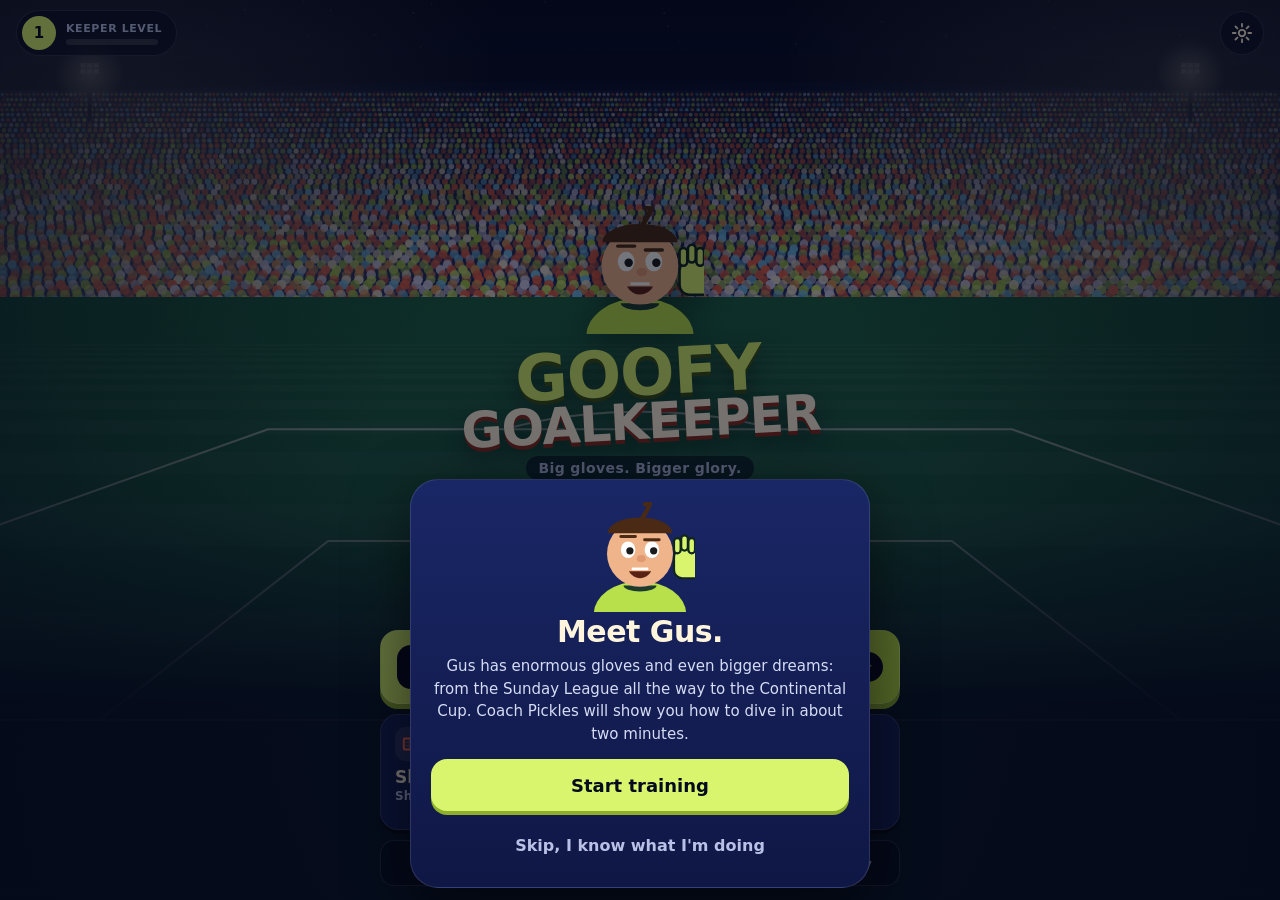
<file: index.html>
<!doctype html>
<html lang="en">
<head>
<meta charset="utf-8">
<meta name="viewport" content="width=device-width,initial-scale=1,viewport-fit=cover,user-scalable=no">
<meta name="theme-color" content="#0b1433">
<meta name="description" content="Goofy Goalkeeper: a floodlit goalkeeping career with dives, curlers, boss penalty takers, shootouts and a daily challenge.">
<title>Goofy Goalkeeper</title>
<link rel="stylesheet" href="style.css">
</head>
<body>
<svg width="0" height="0" style="position:absolute" aria-hidden="true">
  <symbol id="i-trophy" viewBox="0 0 24 24"><path d="M7 4h10v3a5 5 0 0 1-10 0V4Z" fill="currentColor"/><path d="M7 5H4v1a4 4 0 0 0 4 4M17 5h3v1a4 4 0 0 1-4 4M12 12v4M8 20h8M9 16h6" stroke="currentColor" stroke-width="2" fill="none" stroke-linecap="round"/></symbol>
  <symbol id="i-target" viewBox="0 0 24 24"><rect x="3" y="6" width="18" height="12" rx="1" stroke="currentColor" stroke-width="2" fill="none"/><path d="M3 10h18M3 14h18M9 6v12M15 6v12" stroke="currentColor" stroke-width="1" opacity=".5"/><circle cx="17" cy="9" r="2.4" fill="currentColor"/></symbol>
  <symbol id="i-cal" viewBox="0 0 24 24"><rect x="3" y="5" width="18" height="16" rx="3" stroke="currentColor" stroke-width="2" fill="none"/><path d="M3 10h18M8 3v4M16 3v4" stroke="currentColor" stroke-width="2" stroke-linecap="round"/><circle cx="12" cy="15" r="2.5" fill="currentColor"/></symbol>
  <symbol id="i-heart" viewBox="0 0 24 24"><path d="M12 20s-7-4.4-7-10a4 4 0 0 1 7-2.6A4 4 0 0 1 19 10c0 5.6-7 10-7 10Z" fill="currentColor"/></symbol>
  <symbol id="i-whistle" viewBox="0 0 24 24"><circle cx="9" cy="14" r="5" stroke="currentColor" stroke-width="2" fill="none"/><path d="M12 10h9v4h-5M4 6l2 2M9 3v3" stroke="currentColor" stroke-width="2" fill="none" stroke-linecap="round"/></symbol>
  <symbol id="i-glove" viewBox="0 0 24 24"><path d="M6 12V6a1.5 1.5 0 0 1 3 0v4V4.5a1.5 1.5 0 0 1 3 0V10V5a1.5 1.5 0 0 1 3 0v6l1.4-2a1.6 1.6 0 0 1 2.6 1.8L16 16a5 5 0 0 1-4 2H11a5 5 0 0 1-5-5v-1Z" fill="currentColor"/><rect x="7" y="19" width="9" height="3" rx="1" fill="currentColor"/></symbol>
  <symbol id="i-medal" viewBox="0 0 24 24"><path d="M7 2h4l2 6H9L7 2Zm6 0h4l-2 6h-4" fill="currentColor" opacity=".6"/><circle cx="12" cy="15" r="6" fill="currentColor"/><path d="m12 12 1 2h2l-1.6 1.3.6 2.2-2-1.3-2 1.3.6-2.2L9 14h2l1-2Z" fill="#0b1433"/></symbol>
  <symbol id="i-gear" viewBox="0 0 24 24"><path d="M12 8.5a3.5 3.5 0 1 1 0 7 3.5 3.5 0 0 1 0-7Z" stroke="currentColor" stroke-width="2" fill="none"/><path d="M12 2v3M12 19v3M2 12h3M19 12h3M4.9 4.9l2.1 2.1M17 17l2.1 2.1M4.9 19.1 7 17M17 7l2.1-2.1" stroke="currentColor" stroke-width="2" stroke-linecap="round"/></symbol>
  <symbol id="i-back" viewBox="0 0 24 24"><path d="M15 5 8 12l7 7" stroke="currentColor" stroke-width="2.6" fill="none" stroke-linecap="round" stroke-linejoin="round"/></symbol>
  <symbol id="i-pause" viewBox="0 0 24 24"><rect x="6" y="5" width="4" height="14" rx="1.5" fill="currentColor"/><rect x="14" y="5" width="4" height="14" rx="1.5" fill="currentColor"/></symbol>
  <symbol id="i-lock" viewBox="0 0 24 24"><rect x="5" y="10" width="14" height="11" rx="2.5" fill="currentColor"/><path d="M8 10V7a4 4 0 0 1 8 0v3" stroke="currentColor" stroke-width="2.4" fill="none"/></symbol>
  <symbol id="i-star" viewBox="0 0 24 24"><path d="m12 2.8 2.8 5.8 6.3.9-4.6 4.4 1.1 6.3L12 17.2l-5.6 3 1.1-6.3-4.6-4.4 6.3-.9L12 2.8Z" fill="currentColor"/></symbol>
</svg>

<canvas id="scene" aria-label="Stadium and goal. During play, tap where you want the keeper to dive."></canvas>

<main id="ui">
  <!-- HOME -->
  <section id="screen-home" class="screen" aria-label="Main menu">
    <div class="topbar">
      <button class="level-chip" id="home-level" aria-label="Keeper level and trophies"><span class="lv" id="lv-num">1</span><span class="lv-meta"><b>Keeper level</b><span class="xpbar"><i id="xp-fill"></i></span></span></button>
      <button class="icon-btn" id="open-settings" aria-label="Settings"><svg><use href="#i-gear"/></svg></button>
    </div>
    <div class="hero">
      <canvas id="mascot" width="150" height="150" aria-hidden="true"></canvas>
      <h1 class="logo"><span>Goofy</span><span>Goalkeeper</span></h1>
      <p class="tag">Big gloves. Bigger glory.</p>
    </div>
    <div class="menu">
      <button class="mode mode-career" id="go-career"><span class="mode-icon"><svg><use href="#i-trophy"/></svg></span><span class="mode-text"><b>Career</b><small id="career-sub">Sunday League · Match 1</small></span><span class="mode-stars" id="career-stars">0 ★</span></button>
      <div class="mode-grid">
        <button class="mode" id="go-shootout"><span class="mode-icon"><svg><use href="#i-target"/></svg></span><b>Shootout</b><small>Shoot &amp; save</small></button>
        <button class="mode" id="go-daily"><span class="mode-icon"><svg><use href="#i-cal"/></svg></span><b>Daily</b><small id="daily-sub">12 shots</small></button>
        <button class="mode" id="go-survival"><span class="mode-icon"><svg><use href="#i-heart"/></svg></span><b>Survival</b><small id="survival-sub">3 lives</small></button>
        <button class="mode" id="go-training"><span class="mode-icon"><svg><use href="#i-whistle"/></svg></span><b>Training</b><small id="training-sub">Learn to dive</small></button>
      </div>
      <div class="dock">
        <button id="go-locker"><svg><use href="#i-glove"/></svg><span>Locker</span><i class="dot" id="locker-dot" hidden></i></button>
        <button id="go-trophies"><svg><use href="#i-medal"/></svg><span>Trophies</span></button>
        <button id="go-help"><svg><use href="#i-whistle"/></svg><span>How to play</span></button>
      </div>
    </div>
  </section>

  <!-- CAREER -->
  <section id="screen-career" class="screen panel" hidden aria-label="Career">
    <div class="panel-head"><button class="icon-btn back" aria-label="Back"><svg><use href="#i-back"/></svg></button><h2>Career</h2><span class="pill" id="career-total">0 / 48 ★</span></div>
    <p class="panel-intro">From muddy Sunday pitches to the Continental Cup. Beat each club, then face the boss penalty taker to lift the trophy.</p>
    <div id="career-list" class="scroll"></div>
  </section>

  <!-- SHOOTOUT PICK -->
  <section id="screen-shootout" class="screen panel" hidden aria-label="Penalty shootout">
    <div class="panel-head"><button class="icon-btn back" aria-label="Back"><svg><use href="#i-back"/></svg></button><h2>Shootout</h2></div>
    <p class="panel-intro">Five kicks each, then sudden death. You take your penalties, then go in goal for theirs. Pick an opponent. Win more career matches to unlock tougher teams.</p>
    <div id="shootout-list" class="scroll"></div>
  </section>

  <!-- LOCKER -->
  <section id="screen-locker" class="screen panel" hidden aria-label="Locker room">
    <div class="panel-head"><button class="icon-btn back" aria-label="Back"><svg><use href="#i-back"/></svg></button><h2>Locker</h2></div>
    <div class="scroll">
      <div class="locker-preview"><canvas id="locker-canvas" aria-hidden="true"></canvas><div><b id="locker-glove-name">Rookie Mitts</b><small id="locker-kit-name">Clubhouse Lime</small></div></div>
      <h3 class="sub">Gloves</h3>
      <div id="glove-list" class="cards"></div>
      <h3 class="sub">Kits</h3>
      <div id="kit-list" class="swatches"></div>
    </div>
  </section>

  <!-- TROPHIES -->
  <section id="screen-trophies" class="screen panel" hidden aria-label="Trophies and stats">
    <div class="panel-head"><button class="icon-btn back" aria-label="Back"><svg><use href="#i-back"/></svg></button><h2>Trophies</h2></div>
    <div class="scroll">
      <div id="cabinet" class="cabinet"></div>
      <h3 class="sub">Achievements <span id="ach-count" class="muted"></span></h3>
      <div id="ach-list" class="ach"></div>
      <h3 class="sub">Career stats</h3>
      <dl id="stats" class="stats"></dl>
    </div>
  </section>

  <!-- SETTINGS -->
  <section id="screen-settings" class="screen panel" hidden aria-label="Settings">
    <div class="panel-head"><button class="icon-btn back" aria-label="Back"><svg><use href="#i-back"/></svg></button><h2>Settings</h2></div>
    <div class="scroll">
      <div class="toggles">
        <button class="toggle" data-setting="sound" aria-pressed="true"><span><b>Sound effects</b><small>Kicks, saves, whistles</small></span><i></i></button>
        <button class="toggle" data-setting="crowd" aria-pressed="true"><span><b>Crowd ambience</b><small>The stadium hum</small></span><i></i></button>
        <button class="toggle" data-setting="haptics" aria-pressed="true"><span><b>Haptics</b><small>Feel every save</small></span><i></i></button>
        <button class="toggle" data-setting="reducedMotion" aria-pressed="false"><span><b>Reduce motion</b><small>No shake, slow-motion or confetti bursts</small></span><i></i></button>
        <button class="toggle" data-setting="assist" aria-pressed="false"><span><b>Assist mode</b><small>Slower shots for learning or accessibility</small></span><i></i></button>
      </div>
      <button class="row-btn" id="replay-tutorial">Replay training with Coach Pickles</button>
      <button class="row-btn danger" id="reset-progress">Reset all progress</button>
      <div class="about">
        <h3>Privacy</h3>
        <p>Goofy Goalkeeper works fully offline. No accounts, ads, purchases, analytics or tracking. Your progress and settings are stored only on this device and are never sent anywhere.</p>
        <p>Support: bennyscalzo@greatcallathletics.com</p>
        <small id="version-label">Goofy Goalkeeper 2.0</small>
      </div>
    </div>
  </section>

  <!-- HOW TO PLAY -->
  <section id="screen-help" class="screen panel" hidden aria-label="How to play">
    <div class="panel-head"><button class="icon-btn back" aria-label="Back"><svg><use href="#i-back"/></svg></button><h2>How to play</h2></div>
    <div class="scroll help">
      <h3>Diving</h3><p>Tap anywhere on the goal and your keeper dives there. You get one dive per shot, so pick your moment.</p>
      <h3>Reading the striker</h3><p>Strikers lean toward their side late in the run-up. Early clubs are honest. Later ones lie. Bosses like Señor Panenka chip it down the middle if you dive before the kick.</p>
      <h3>Shot types</h3><p><b>Placed</b> shots find the corners. <b>Power</b> shots are too hot to hold, so parry them. <b>Curlers</b> bend late. <b>Knuckleballs</b> wobble. <b>Chips</b> float over early divers. <b>Low drives</b> skim the grass.</p>
      <h3>Saves and scoring</h3><p>Catch it for 100, parry it for 80, fingertip it for 150. A late reflex save adds 50, a penalty save adds 50. Consecutive saves raise your multiplier up to 3x.</p>
      <h3>Modes</h3><p><b>Career:</b> 16 matches across four competitions, three stars each. <b>Shootout:</b> take and save penalties. <b>Daily:</b> the same 12 shots all day. <b>Survival:</b> three lives, endless shots. <b>Training:</b> seven lessons with Coach Pickles.</p>
      <h3>Gear</h3><p>Level up and win trophies to unlock gloves with better reach, grip or spring, plus new kits.</p>
    </div>
  </section>

  <!-- HUD -->
  <section id="hud" hidden aria-label="Match">
    <div class="hud-top">
      <canvas id="facecam" width="52" height="52" aria-hidden="true"></canvas>
      <div class="hud-info"><b id="hud-title">Muddy Boots FC</b><small id="hud-sub">Shot 1 of 8</small></div>
      <div class="hud-score"><b id="hud-score">0</b><small id="hud-mult">x1.0</small></div>
      <button class="icon-btn" id="pause-btn" aria-label="Pause"><svg><use href="#i-pause"/></svg></button>
    </div>
    <div id="hud-pips" class="pips" aria-hidden="true"></div>
    <div id="coach" class="coach" hidden><span class="coach-name">Coach Pickles</span><p id="coach-text"></p></div>
    <div id="callout" class="callout" aria-live="polite"></div>
    <div id="hud-hint" class="hud-hint"></div>
  </section>

  <!-- PAUSE -->
  <div id="pause" class="sheet-wrap" hidden>
    <div class="sheet" role="dialog" aria-modal="true" aria-labelledby="pause-title">
      <h2 id="pause-title">Half-time snack?</h2>
      <p>The pitch will wait for you.</p>
      <button class="btn primary" id="resume-btn">Back in goal</button>
      <button class="btn" id="restart-btn">Restart</button>
      <button class="btn ghost" id="quit-btn">Quit to menu</button>
    </div>
  </div>

  <!-- PREMATCH -->
  <div id="prematch" class="sheet-wrap" hidden>
    <div class="sheet" role="dialog" aria-modal="true" aria-labelledby="pm-name">
      <div class="crest big" id="pm-crest"></div>
      <span class="eyebrow" id="pm-comp">Sunday League · Match 1</span>
      <h2 id="pm-name">Muddy Boots FC</h2>
      <p id="pm-blurb" class="quote"></p>
      <div class="chips" id="pm-chips"></div>
      <div class="objective" id="pm-objective"></div>
      <p class="tip" id="pm-tip" hidden></p>
      <button class="btn primary" id="pm-go">Kick off</button>
      <button class="btn ghost" id="pm-cancel">Not yet</button>
    </div>
  </div>

  <!-- RESULT -->
  <div id="result" class="sheet-wrap" hidden>
    <div class="sheet result" role="dialog" aria-modal="true" aria-labelledby="res-title">
      <span class="eyebrow" id="res-eyebrow">Full time</span>
      <h2 id="res-title">Clean sheet!</h2>
      <div class="stars" id="res-stars"></div>
      <div class="big-score" id="res-score">0</div>
      <div class="res-grid" id="res-grid"></div>
      <div class="xp-line"><span id="res-xp">+0 XP</span><span class="xpbar"><i id="res-xp-fill"></i></span><span id="res-level">LV 1</span></div>
      <div id="res-unlocks" class="unlocks"></div>
      <button class="btn primary" id="res-next">Next match</button>
      <button class="btn" id="res-retry">Play again</button>
      <button class="btn ghost" id="res-menu">Menu</button>
    </div>
  </div>

  <!-- WELCOME / CONFIRM -->
  <div id="welcome" class="sheet-wrap" hidden>
    <div class="sheet" role="dialog" aria-modal="true" aria-labelledby="wl-title">
      <canvas id="welcome-face" width="120" height="120" aria-hidden="true"></canvas>
      <h2 id="wl-title">Meet Gus.</h2>
      <p>Gus has enormous gloves and even bigger dreams: from the Sunday League all the way to the Continental Cup. Coach Pickles will show you how to dive in about two minutes.</p>
      <button class="btn primary" id="wl-train">Start training</button>
      <button class="btn ghost" id="wl-skip">Skip, I know what I'm doing</button>
    </div>
  </div>
  <div id="confirm" class="sheet-wrap" hidden>
    <div class="sheet" role="alertdialog" aria-modal="true" aria-labelledby="cf-title">
      <h2 id="cf-title">Reset everything?</h2>
      <p id="cf-text">This clears your career, trophies, unlocks, stats and settings on this device. It cannot be undone.</p>
      <button class="btn danger" id="cf-yes">Reset progress</button>
      <button class="btn ghost" id="cf-no">Cancel</button>
    </div>
  </div>
  <div id="banner" class="banner" aria-live="polite" hidden></div>
</main>
<script src="core.js"></script>
<script src="audio.js"></script>
<script src="render.js"></script>
<script src="app.js"></script>
</body>
</html>
</file>
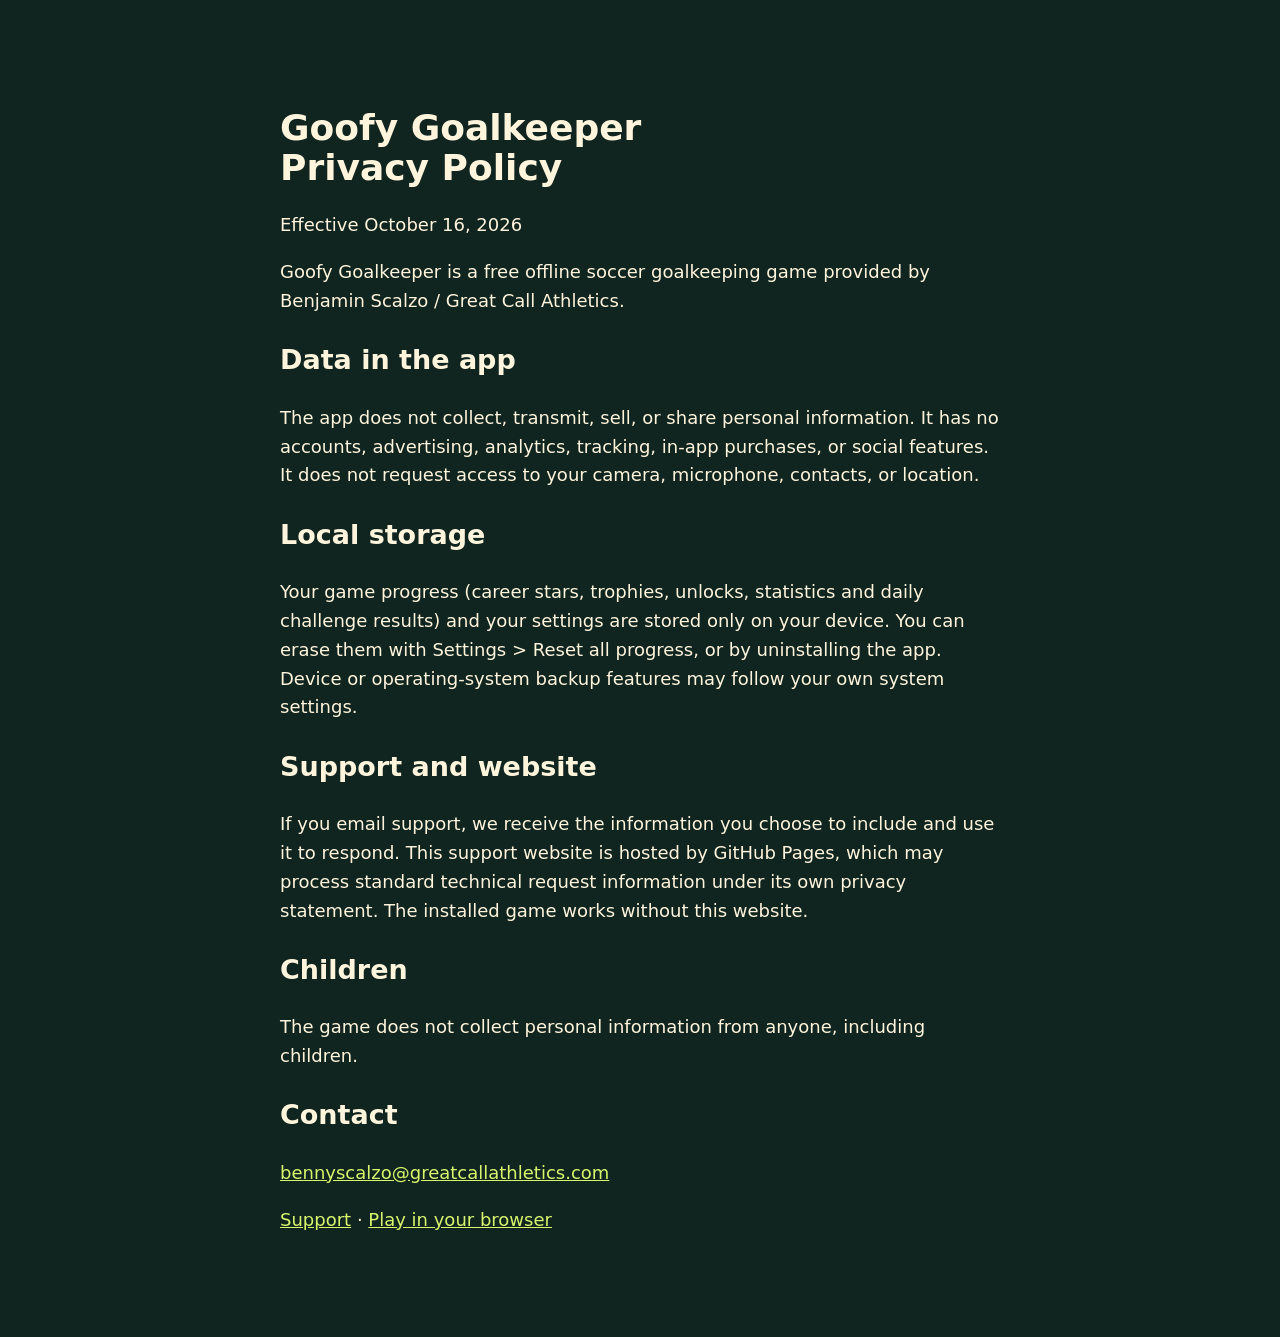
<file: privacy.html>
<!doctype html><html lang="en"><meta charset="utf-8"><meta name="viewport" content="width=device-width,initial-scale=1"><title>Goofy Goalkeeper Privacy</title><style>body{max-width:720px;margin:60px auto;padding:24px;background:#10251f;color:#fff4dc;font:18px/1.6 system-ui}a{color:#d8f56d}h1{line-height:1.1}</style><h1>Goofy Goalkeeper<br>Privacy Policy</h1><p>Effective October 16, 2026</p><p>Goofy Goalkeeper is a free offline soccer goalkeeping game provided by Benjamin Scalzo / Great Call Athletics.</p><h2>Data in the app</h2><p>The app does not collect, transmit, sell, or share personal information. It has no accounts, advertising, analytics, tracking, in-app purchases, or social features. It does not request access to your camera, microphone, contacts, or location.</p><h2>Local storage</h2><p>Your game progress (career stars, trophies, unlocks, statistics and daily challenge results) and your settings are stored only on your device. You can erase them with Settings &gt; Reset all progress, or by uninstalling the app. Device or operating-system backup features may follow your own system settings.</p><h2>Support and website</h2><p>If you email support, we receive the information you choose to include and use it to respond. This support website is hosted by GitHub Pages, which may process standard technical request information under its own privacy statement. The installed game works without this website.</p><h2>Children</h2><p>The game does not collect personal information from anyone, including children.</p><h2>Contact</h2><p><a href="mailto:bennyscalzo@greatcallathletics.com">bennyscalzo@greatcallathletics.com</a></p><p><a href="support.html">Support</a> · <a href="index.html">Play in your browser</a></p></html>
</file>
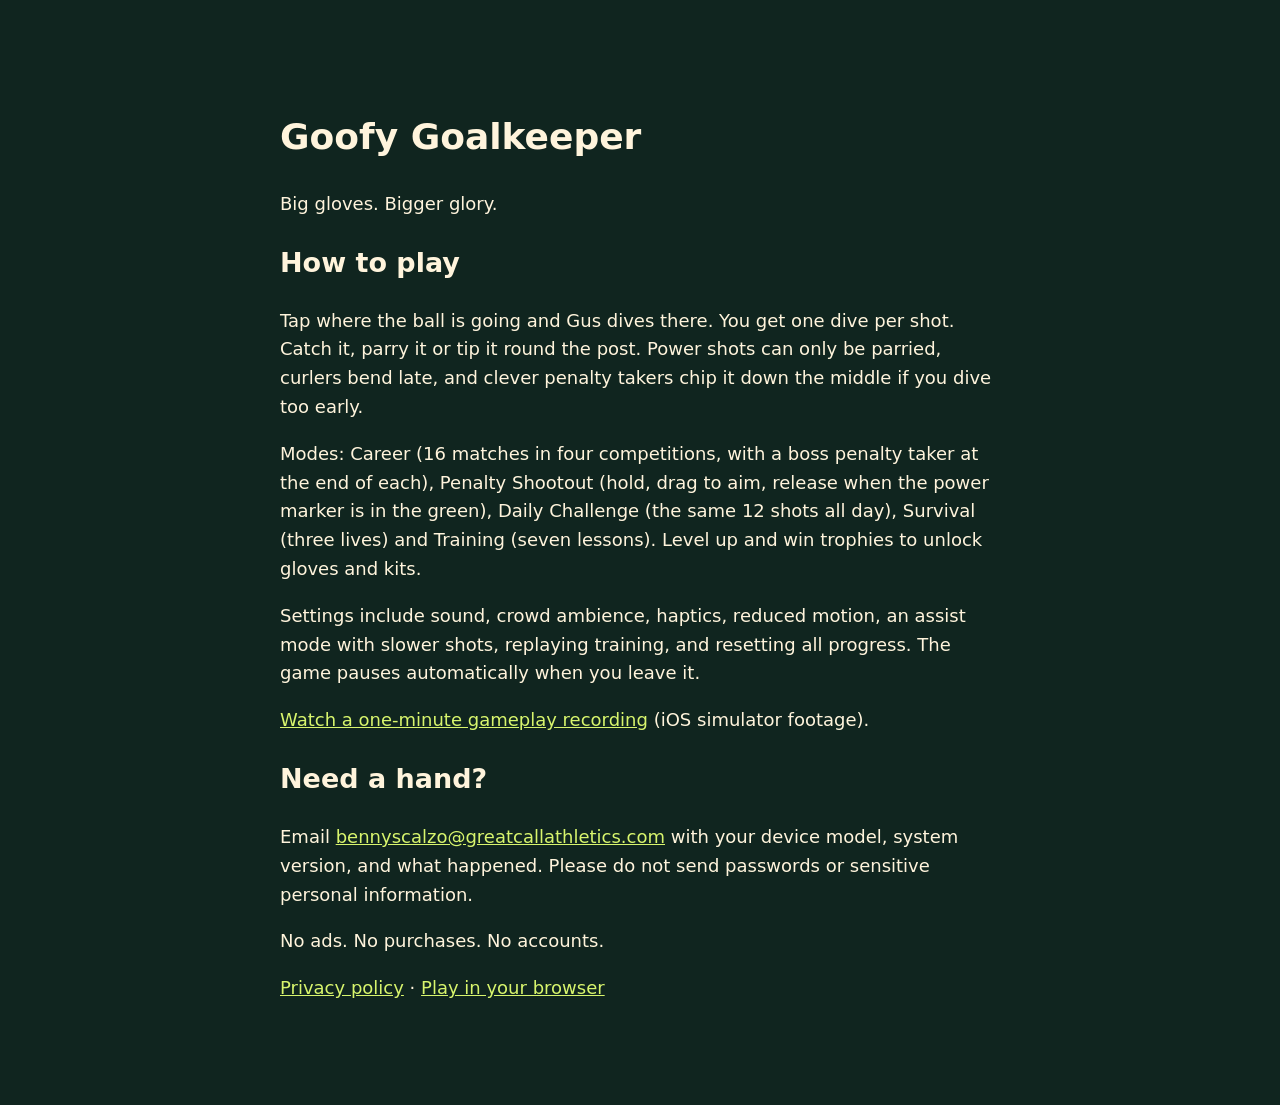
<file: support.html>
<!doctype html><html lang="en"><meta charset="utf-8"><meta name="viewport" content="width=device-width,initial-scale=1"><title>Goofy Goalkeeper Support</title><style>body{max-width:720px;margin:60px auto;padding:24px;background:#10251f;color:#fff4dc;font:18px/1.6 system-ui}a{color:#d8f56d}</style><h1>Goofy Goalkeeper</h1><p>Big gloves. Bigger glory.</p><h2>How to play</h2><p>Tap where the ball is going and Gus dives there. You get one dive per shot. Catch it, parry it or tip it round the post. Power shots can only be parried, curlers bend late, and clever penalty takers chip it down the middle if you dive too early.</p><p>Modes: Career (16 matches in four competitions, with a boss penalty taker at the end of each), Penalty Shootout (hold, drag to aim, release when the power marker is in the green), Daily Challenge (the same 12 shots all day), Survival (three lives) and Training (seven lessons). Level up and win trophies to unlock gloves and kits.</p><p>Settings include sound, crowd ambience, haptics, reduced motion, an assist mode with slower shots, replaying training, and resetting all progress. The game pauses automatically when you leave it.</p><p><a href="review/goofy-goalkeeper-demo-build3.mp4">Watch a one-minute gameplay recording</a> (iOS simulator footage).</p><h2>Need a hand?</h2><p>Email <a href="mailto:bennyscalzo@greatcallathletics.com">bennyscalzo@greatcallathletics.com</a> with your device model, system version, and what happened. Please do not send passwords or sensitive personal information.</p><p>No ads. No purchases. No accounts.</p><p><a href="privacy.html">Privacy policy</a> · <a href="index.html">Play in your browser</a></p></html>
</file>
<file: style.css>
:root {
  color-scheme: dark;
  --night: #0b1433; --night2: #16225a; --ink: #060a1f; --cream: #fff4dc; --muted: #b9c2e6;
  --lime: #d8f56d; --lime-d: #8fae2c; --coral: #ff6b4a; --sky: #7fd3ff; --gold: #ffd23f; --line: rgba(255, 255, 255, .12);
  --font: ui-rounded, "SF Pro Rounded", "Nunito", system-ui, -apple-system, sans-serif;
  --st: env(safe-area-inset-top, 0px); --sb: env(safe-area-inset-bottom, 0px); --sl: env(safe-area-inset-left, 0px); --sr: env(safe-area-inset-right, 0px);
}
* { box-sizing: border-box; }
html, body { margin: 0; height: 100%; background: var(--night); color: var(--cream); font-family: var(--font); overflow: hidden; overscroll-behavior: none; -webkit-user-select: none; user-select: none; -webkit-touch-callout: none; -webkit-text-size-adjust: 100%; }
button { font: inherit; color: inherit; cursor: pointer; -webkit-tap-highlight-color: transparent; border: 0; background: none; padding: 0; }
button:focus-visible { outline: 3px solid var(--gold); outline-offset: 3px; }
[hidden] { display: none !important; }
svg { width: 22px; height: 22px; display: block; }
#scene { position: fixed; inset: 0; width: 100%; height: 100%; display: block; touch-action: none; }
#ui { position: fixed; inset: 0; pointer-events: none; }
#ui > * { pointer-events: auto; }
#hud { pointer-events: none; }
#hud button { pointer-events: auto; }

/* ---------- home ---------- */
.screen { position: absolute; inset: 0; display: flex; flex-direction: column; padding: calc(var(--st) + 10px) calc(var(--sr) + 16px) calc(var(--sb) + 14px) calc(var(--sl) + 16px); }
#screen-home { background: linear-gradient(180deg, rgba(6, 10, 31, .55) 0%, rgba(6, 10, 31, .1) 32%, rgba(6, 10, 31, .35) 55%, rgba(6, 10, 31, .92) 78%); }
.topbar { display: flex; align-items: center; justify-content: space-between; gap: 10px; }
.level-chip { display: flex; align-items: center; gap: 10px; background: rgba(6, 10, 31, .6); border: 1px solid var(--line); border-radius: 30px; padding: 5px 14px 5px 5px; }
.lv { width: 34px; height: 34px; border-radius: 50%; background: var(--lime); color: var(--ink); display: grid; place-items: center; font-weight: 900; font-size: 15px; }
.lv-meta { display: flex; flex-direction: column; gap: 4px; text-align: left; }
.lv-meta b { font-size: 11px; letter-spacing: .6px; text-transform: uppercase; color: var(--muted); }
.xpbar { display: block; width: 92px; height: 6px; border-radius: 6px; background: rgba(255, 255, 255, .15); overflow: hidden; }
.xpbar i { display: block; height: 100%; width: 0; background: linear-gradient(90deg, var(--lime), var(--gold)); border-radius: 6px; transition: width .8s cubic-bezier(.2, .8, .2, 1); }
.icon-btn { width: 44px; height: 44px; border-radius: 50%; display: grid; place-items: center; background: rgba(6, 10, 31, .6); border: 1px solid var(--line); }
.hero { flex: 1; display: flex; flex-direction: column; align-items: center; justify-content: center; text-align: center; min-height: 0; }
#mascot { width: 128px; height: 128px; margin-bottom: 10px; filter: drop-shadow(0 6px 14px rgba(0, 0, 0, .45)); }
.logo { margin: 2px 0 0; display: flex; flex-direction: column; align-items: center; line-height: .86; font-weight: 900; text-transform: uppercase; letter-spacing: -1px; transform: rotate(-3deg); }
.logo span:first-child { font-size: clamp(40px, 12vw, 64px); color: var(--lime); text-shadow: 0 4px 0 #3b5214, 0 10px 24px rgba(0, 0, 0, .5); }
.logo span:last-child { font-size: clamp(30px, 9.2vw, 50px); color: var(--cream); text-shadow: 0 4px 0 #8a2d1c, 0 10px 24px rgba(0, 0, 0, .5); }
.tag { margin: 12px 0 0; font-size: 14px; font-weight: 800; color: var(--muted); letter-spacing: .4px; background: rgba(6, 10, 31, .6); padding: 4px 12px; border-radius: 12px; }
.menu { display: flex; flex-direction: column; gap: 10px; width: 100%; max-width: 520px; margin: 0 auto; }
.mode { display: flex; flex-direction: column; align-items: flex-start; gap: 2px; text-align: left; padding: 12px 14px; border-radius: 18px; background: rgba(22, 34, 90, .88); border: 1px solid var(--line); box-shadow: 0 4px 0 rgba(0, 0, 0, .35); transition: transform .08s; min-height: 44px; }
.mode:active { transform: translateY(3px); box-shadow: 0 1px 0 rgba(0, 0, 0, .35); }
.mode b { font-size: 17px; font-weight: 900; }
.mode small { font-size: 12px; color: var(--muted); font-weight: 700; }
.mode-icon { width: 34px; height: 34px; border-radius: 11px; display: grid; place-items: center; background: rgba(255, 255, 255, .1); color: var(--lime); margin-bottom: 4px; }
.mode-career { flex-direction: row; align-items: center; gap: 12px; background: linear-gradient(135deg, var(--lime), #b5dc3c); color: var(--ink); box-shadow: 0 5px 0 var(--lime-d); padding: 14px 16px; }
.mode-career .mode-icon { background: var(--ink); color: var(--lime); margin: 0; width: 44px; height: 44px; border-radius: 14px; }
.mode-career .mode-text { display: flex; flex-direction: column; flex: 1; }
.mode-career b { font-size: 22px; }
.mode-career small { color: #2c3a10; }
.mode-stars { font-weight: 900; font-size: 15px; background: var(--ink); color: var(--gold); border-radius: 20px; padding: 6px 10px; }
.mode-grid { display: grid; grid-template-columns: 1fr 1fr; gap: 10px; }
#go-shootout .mode-icon { color: var(--coral); } #go-daily .mode-icon { color: var(--sky); } #go-survival .mode-icon { color: #ff7eb6; } #go-training .mode-icon { color: var(--gold); }
.dock { display: grid; grid-template-columns: repeat(3, 1fr); gap: 8px; }
.dock button { position: relative; display: flex; align-items: center; justify-content: center; gap: 7px; min-height: 46px; border-radius: 14px; background: rgba(6, 10, 31, .55); border: 1px solid var(--line); font-weight: 800; font-size: 13px; color: var(--muted); }
.dock svg { width: 18px; height: 18px; color: var(--cream); }
.dot { position: absolute; top: 7px; right: 9px; width: 9px; height: 9px; border-radius: 50%; background: var(--coral); box-shadow: 0 0 0 2px var(--night); }

/* ---------- panels ---------- */
.panel { background: rgba(8, 13, 40, .94); -webkit-backdrop-filter: blur(10px); backdrop-filter: blur(10px); }
.panel-head { display: flex; align-items: center; gap: 12px; min-height: 48px; }
.panel-head h2 { margin: 0; flex: 1; font-size: 28px; font-weight: 900; letter-spacing: -.5px; }
.pill { font-size: 13px; font-weight: 900; color: var(--gold); background: rgba(255, 210, 63, .12); padding: 6px 11px; border-radius: 20px; }
.panel-intro { color: var(--muted); font-size: 14px; line-height: 1.45; margin: 6px 2px 12px; }
.scroll { flex: 1; overflow-y: auto; -webkit-overflow-scrolling: touch; margin: 0 -4px; padding: 0 4px 24px; }
.sub { font-size: 13px; text-transform: uppercase; letter-spacing: 1.2px; color: var(--muted); margin: 22px 2px 10px; }
.muted { color: var(--muted); font-weight: 700; letter-spacing: 0; text-transform: none; }

.comp { border-radius: 20px; background: rgba(255, 255, 255, .05); border: 1px solid var(--line); margin-bottom: 14px; overflow: hidden; }
.comp-head { display: flex; align-items: center; gap: 12px; padding: 14px; background: linear-gradient(90deg, color-mix(in srgb, var(--c) 28%, transparent), transparent); }
.comp-head .cup { width: 40px; height: 40px; border-radius: 12px; display: grid; place-items: center; background: rgba(0, 0, 0, .3); color: var(--c); }
.comp-head .cup.won { background: var(--c); color: var(--ink); }
.comp-head div { flex: 1; } .comp-head b { display: block; font-size: 18px; } .comp-head small { color: var(--muted); font-weight: 700; font-size: 12px; }
.comp-stars { font-weight: 900; color: var(--gold); font-size: 14px; }
.match { display: flex; align-items: center; gap: 12px; width: 100%; padding: 11px 14px; border-top: 1px solid var(--line); text-align: left; min-height: 60px; }
.match:disabled { opacity: .45; }
.match .m-text { flex: 1; } .match b { display: block; font-size: 15px; } .match small { color: var(--muted); font-size: 12px; font-weight: 700; }
.match.boss b::after { content: "BOSS"; font-size: 10px; margin-left: 8px; padding: 2px 6px; border-radius: 6px; background: var(--coral); color: var(--ink); vertical-align: 2px; }
.match.next { background: rgba(216, 245, 109, .08); }
.mini-stars { display: flex; gap: 1px; color: rgba(255, 255, 255, .18); }
.mini-stars svg { width: 15px; height: 15px; } .mini-stars .on { color: var(--gold); }
.crest { flex: none; width: 40px; height: 40px; border-radius: 12px 12px 18px 18px; display: grid; place-items: center; font-size: 11px; font-weight: 900; letter-spacing: .5px; background: linear-gradient(135deg, var(--a) 0 50%, var(--b) 50% 100%); color: #fff; text-shadow: 0 1px 2px rgba(0, 0, 0, .7); border: 2px solid rgba(255, 255, 255, .7); }
.crest.big { width: 76px; height: 76px; font-size: 18px; margin: 0 auto 10px; border-radius: 20px 20px 34px 34px; }

.cards { display: grid; gap: 10px; }
.gear { display: flex; gap: 12px; align-items: center; text-align: left; width: 100%; padding: 12px; border-radius: 16px; background: rgba(255, 255, 255, .05); border: 1.5px solid var(--line); }
.gear.on { border-color: var(--lime); background: rgba(216, 245, 109, .08); }
.gear.locked { opacity: .55; }
.glove-swatch { width: 46px; height: 46px; border-radius: 14px; flex: none; display: grid; place-items: center; }
.glove-swatch svg { width: 30px; height: 30px; }
.gear .g-text { flex: 1; min-width: 0; } .gear b { font-size: 15px; } .gear small { display: block; color: var(--muted); font-size: 12px; margin: 2px 0 6px; font-weight: 600; }
.statbars { display: grid; grid-template-columns: auto 1fr; gap: 3px 8px; align-items: center; font-size: 10px; font-weight: 800; color: var(--muted); text-transform: uppercase; letter-spacing: .5px; }
.statbars span.bar { height: 5px; border-radius: 4px; background: rgba(255, 255, 255, .1); overflow: hidden; } .statbars span.bar i { display: block; height: 100%; background: var(--lime); border-radius: 4px; }
.swatches { display: grid; grid-template-columns: repeat(4, 1fr); gap: 10px; }
.kit { display: flex; flex-direction: column; align-items: center; gap: 6px; padding: 10px 4px; border-radius: 14px; border: 1.5px solid var(--line); background: rgba(255, 255, 255, .04); font-size: 11px; font-weight: 800; text-align: center; min-height: 44px; }
.kit.on { border-color: var(--lime); } .kit.locked { opacity: .45; }
.kit .shirt { width: 38px; height: 34px; border-radius: 8px 8px 6px 6px; position: relative; }
.kit .shirt::after { content: ""; position: absolute; left: 40%; width: 20%; top: 0; bottom: 0; background: var(--trim); opacity: .9; }
.locker-preview { display: flex; align-items: center; gap: 16px; padding: 12px; border-radius: 20px; background: radial-gradient(circle at 30% 30%, rgba(216, 245, 109, .18), rgba(255, 255, 255, .03)); border: 1px solid var(--line); }
#locker-canvas { width: 110px; height: 110px; } .locker-preview b { display: block; font-size: 19px; } .locker-preview small { color: var(--muted); font-weight: 700; }

.cabinet { display: grid; grid-template-columns: repeat(4, 1fr); gap: 8px; margin-top: 8px; }
.cab { display: flex; flex-direction: column; align-items: center; gap: 6px; padding: 12px 4px; border-radius: 16px; background: rgba(255, 255, 255, .04); border: 1px solid var(--line); text-align: center; font-size: 10px; font-weight: 800; color: var(--muted); }
.cab svg { width: 34px; height: 34px; color: rgba(255, 255, 255, .15); } .cab.won svg { color: var(--c); filter: drop-shadow(0 0 10px var(--c)); } .cab.won { color: var(--cream); }
.ach { display: grid; grid-template-columns: 1fr 1fr; gap: 8px; }
.ach div { padding: 10px; border-radius: 14px; background: rgba(255, 255, 255, .04); border: 1px solid var(--line); opacity: .5; }
.ach div.on { opacity: 1; border-color: rgba(255, 210, 63, .5); background: rgba(255, 210, 63, .07); }
.ach b { display: block; font-size: 13px; } .ach small { color: var(--muted); font-size: 11px; font-weight: 600; }
.stats { display: grid; grid-template-columns: 1fr auto; gap: 8px 12px; margin: 0; padding: 14px; border-radius: 16px; background: rgba(255, 255, 255, .04); }
.stats dt { color: var(--muted); font-weight: 700; font-size: 14px; } .stats dd { margin: 0; font-weight: 900; text-align: right; font-variant-numeric: tabular-nums; }

.toggles { display: grid; gap: 8px; }
.toggle { display: flex; align-items: center; justify-content: space-between; gap: 12px; text-align: left; padding: 14px; border-radius: 16px; background: rgba(255, 255, 255, .05); min-height: 60px; }
.toggle b { display: block; font-size: 16px; } .toggle small { color: var(--muted); font-size: 12px; font-weight: 600; }
.toggle i { flex: none; width: 50px; height: 30px; border-radius: 20px; background: rgba(255, 255, 255, .18); position: relative; transition: background .2s; }
.toggle i::after { content: ""; position: absolute; top: 3px; left: 3px; width: 24px; height: 24px; border-radius: 50%; background: #fff; transition: transform .2s; }
.toggle[aria-pressed="true"] i { background: var(--lime); } .toggle[aria-pressed="true"] i::after { transform: translateX(20px); }
.row-btn { display: block; width: 100%; text-align: left; padding: 16px 14px; margin-top: 10px; border-radius: 16px; background: rgba(255, 255, 255, .05); font-weight: 800; }
.row-btn.danger { color: var(--coral); }
.about { margin-top: 22px; color: var(--muted); font-size: 13px; line-height: 1.5; }
.about h3 { color: var(--cream); margin-bottom: 4px; }
.help h3 { color: var(--lime); margin: 18px 0 4px; font-size: 16px; } .help p { color: #dfe4f8; line-height: 1.5; margin: 0; font-size: 15px; }

/* ---------- sheets ---------- */
.sheet-wrap { position: absolute; inset: 0; display: flex; align-items: flex-end; justify-content: center; background: rgba(3, 6, 20, .55); padding: 0 calc(var(--sr) + 12px) calc(var(--sb) + 12px) calc(var(--sl) + 12px); animation: fade .2s ease; }
.sheet { width: 100%; max-width: 460px; max-height: calc(100% - var(--st) - 20px); overflow-y: auto; background: linear-gradient(180deg, #1a2766, #0f1745); border: 1px solid var(--line); border-radius: 28px; padding: 22px 20px 16px; text-align: center; box-shadow: 0 20px 60px rgba(0, 0, 0, .5); animation: up .32s cubic-bezier(.2, .9, .3, 1.2); }
.sheet h2 { margin: 4px 0 8px; font-size: 30px; font-weight: 900; letter-spacing: -.5px; line-height: 1.05; }
.sheet p { color: #d6dcf4; line-height: 1.5; margin: 0 0 14px; font-size: 15px; }
.eyebrow { font-size: 11px; font-weight: 900; letter-spacing: 1.6px; text-transform: uppercase; color: var(--lime); }
.btn { display: block; width: 100%; min-height: 52px; border-radius: 16px; margin-top: 8px; font-weight: 900; font-size: 16px; background: rgba(255, 255, 255, .08); }
.btn.primary { background: var(--lime); color: var(--ink); box-shadow: 0 4px 0 var(--lime-d); font-size: 18px; }
.btn.primary:active { transform: translateY(3px); box-shadow: 0 1px 0 var(--lime-d); }
.btn.ghost { background: transparent; color: var(--muted); }
.btn.danger { background: var(--coral); color: var(--ink); }
.quote { font-style: italic; }
.chips { display: flex; flex-wrap: wrap; justify-content: center; gap: 6px; margin-bottom: 12px; }
.chips span { font-size: 11px; font-weight: 900; letter-spacing: .6px; text-transform: uppercase; padding: 5px 9px; border-radius: 10px; background: rgba(255, 255, 255, .1); }
.objective { background: rgba(0, 0, 0, .25); border-radius: 14px; padding: 12px; font-size: 14px; font-weight: 700; line-height: 1.5; margin-bottom: 8px; }
.objective b { color: var(--gold); }
.tip { background: rgba(255, 107, 74, .14); border-radius: 12px; padding: 10px; font-size: 13px !important; color: #ffd8cf !important; }
.stars { display: flex; justify-content: center; gap: 6px; margin: 4px 0; color: rgba(255, 255, 255, .15); }
.stars svg { width: 44px; height: 44px; } .stars .on { color: var(--gold); animation: pop .45s cubic-bezier(.2, .9, .3, 1.6) both; filter: drop-shadow(0 0 10px rgba(255, 210, 63, .6)); }
.stars .on:nth-child(2) { animation-delay: .25s; } .stars .on:nth-child(3) { animation-delay: .5s; }
.big-score { font-size: 54px; font-weight: 900; color: var(--lime); letter-spacing: -2px; line-height: 1; margin: 6px 0 10px; font-variant-numeric: tabular-nums; }
.res-grid { display: grid; grid-template-columns: repeat(3, 1fr); gap: 6px; margin-bottom: 12px; }
.res-grid div { background: rgba(0, 0, 0, .22); border-radius: 12px; padding: 8px 4px; } .res-grid b { display: block; font-size: 20px; } .res-grid small { font-size: 10px; font-weight: 800; color: var(--muted); text-transform: uppercase; letter-spacing: .5px; }
.xp-line { display: flex; align-items: center; gap: 10px; font-size: 13px; font-weight: 900; color: var(--gold); justify-content: center; margin-bottom: 8px; }
.xp-line .xpbar { width: 120px; }
.unlocks { display: grid; gap: 6px; margin-bottom: 4px; }
.unlocks div { display: flex; align-items: center; gap: 10px; text-align: left; padding: 9px 12px; border-radius: 14px; background: rgba(216, 245, 109, .1); border: 1px solid rgba(216, 245, 109, .35); font-size: 13px; font-weight: 700; animation: up .4s both; }
.unlocks div b { color: var(--lime); }
#welcome-face { width: 110px; height: 110px; display: block; margin: 0 auto; }

/* ---------- HUD ---------- */
.hud-top { position: absolute; top: calc(var(--st) + 8px); left: calc(var(--sl) + 10px); right: calc(var(--sr) + 10px); display: flex; align-items: center; gap: 10px; padding: 6px 6px 6px 6px; border-radius: 22px; background: rgba(6, 10, 31, .72); border: 1px solid var(--line); }
#facecam { width: 46px; height: 46px; border-radius: 50%; background: radial-gradient(circle, #2a3b8a, #121a4a); flex: none; }
.hud-info { flex: 1; min-width: 0; } .hud-info b { display: block; font-size: 15px; white-space: nowrap; overflow: hidden; text-overflow: ellipsis; } .hud-info small { font-size: 12px; color: var(--muted); font-weight: 700; }
.hud-score { text-align: right; } .hud-score b { display: block; font-size: 22px; font-weight: 900; font-variant-numeric: tabular-nums; line-height: 1; } .hud-score small { font-size: 11px; font-weight: 900; color: var(--lime); }
.pips { position: absolute; top: calc(var(--st) + 72px); left: 0; right: 0; display: flex; flex-direction: column; align-items: center; gap: 5px; }
.pips .row { display: flex; gap: 5px; align-items: center; background: rgba(6, 10, 31, .66); padding: 5px 9px; border-radius: 14px; }
.pips .row em { font-style: normal; font-size: 10px; font-weight: 900; letter-spacing: 1px; width: 34px; text-align: right; color: var(--muted); margin-right: 3px; }
.pip { width: 13px; height: 13px; border-radius: 50%; background: rgba(255, 255, 255, .18); border: 2px solid rgba(6, 10, 31, .6); }
.pip.save { background: var(--lime); } .pip.goal { background: var(--coral); } .pip.wide { background: #8e98c4; } .pip.now { box-shadow: 0 0 0 2px var(--cream); }
.pips svg { width: 18px; height: 18px; color: #ff7eb6; } .pips svg.lost { color: rgba(255, 255, 255, .15); }
.coach { position: absolute; left: calc(var(--sl) + 14px); right: calc(var(--sr) + 14px); top: calc(var(--st) + 98px); background: rgba(255, 138, 61, .95); color: #2b1306; border-radius: 18px; padding: 10px 14px; box-shadow: 0 4px 0 #b4561a; animation: up .3s both; }
.coach-name { font-size: 10px; font-weight: 900; letter-spacing: 1.4px; text-transform: uppercase; }
.coach p { margin: 2px 0 0; font-weight: 800; font-size: 15px; line-height: 1.35; }
.callout { position: absolute; left: 0; right: 0; top: 46%; text-align: center; font-size: clamp(34px, 11vw, 60px); font-weight: 900; letter-spacing: -1px; line-height: .95; text-transform: uppercase; color: var(--cream); text-shadow: 0 4px 0 rgba(0, 0, 0, .45), 0 0 30px rgba(0, 0, 0, .4); pointer-events: none; opacity: 0; transform: scale(.6) rotate(-4deg); }
.callout.show { animation: callout 1.15s cubic-bezier(.2, .9, .3, 1.3) both; }
.callout small { display: block; font-size: .36em; letter-spacing: 1px; color: var(--lime); margin-top: 6px; }
.callout.bad { color: var(--coral); } .callout.good { color: var(--lime); }
.hud-hint { position: absolute; left: 0; right: 0; bottom: calc(var(--sb) + 16px); text-align: center; font-size: 12px; font-weight: 900; letter-spacing: 1.6px; color: rgba(255, 244, 220, .8); text-transform: uppercase; text-shadow: 0 2px 4px rgba(0, 0, 0, .6); }
.banner { position: absolute; left: 50%; top: calc(var(--st) + 12px); transform: translateX(-50%); background: var(--gold); color: var(--ink); font-weight: 900; padding: 10px 16px; border-radius: 16px; box-shadow: 0 6px 20px rgba(0, 0, 0, .4); animation: up .3s both; z-index: 5; max-width: 90%; text-align: center; }

@keyframes fade { from { opacity: 0; } }
@keyframes up { from { transform: translateY(26px); opacity: 0; } }
@keyframes pop { 0% { transform: scale(0) rotate(-40deg); } 100% { transform: none; } }
@keyframes callout { 0% { opacity: 0; transform: scale(.5) rotate(-6deg); } 18% { opacity: 1; transform: scale(1.08) rotate(-3deg); } 30% { transform: scale(1) rotate(-3deg); } 80% { opacity: 1; } 100% { opacity: 0; transform: scale(1.04) rotate(-3deg) translateY(-14px); } }

@media (max-height: 700px) {
  #mascot { width: 92px; height: 92px; }
  .logo span:first-child { font-size: 42px; } .logo span:last-child { font-size: 32px; }
  .tag { display: none; }
  .mode { padding: 9px 12px; } .mode-icon { width: 28px; height: 28px; margin-bottom: 2px; }
  .mode-career { padding: 10px 14px; }
  .sheet { padding: 16px 16px 10px; } .sheet h2 { font-size: 25px; } .big-score { font-size: 42px; }
  .stars svg { width: 34px; height: 34px; }
}
@media (min-width: 700px) { .mode-grid { grid-template-columns: repeat(4, 1fr); } }
body.reduce-motion *:not(.callout), body.reduce-motion *::before { animation-duration: .01ms !important; transition-duration: .01ms !important; }
@media (prefers-reduced-motion: reduce) { .callout.show { animation-duration: .9s; } }
</file>
